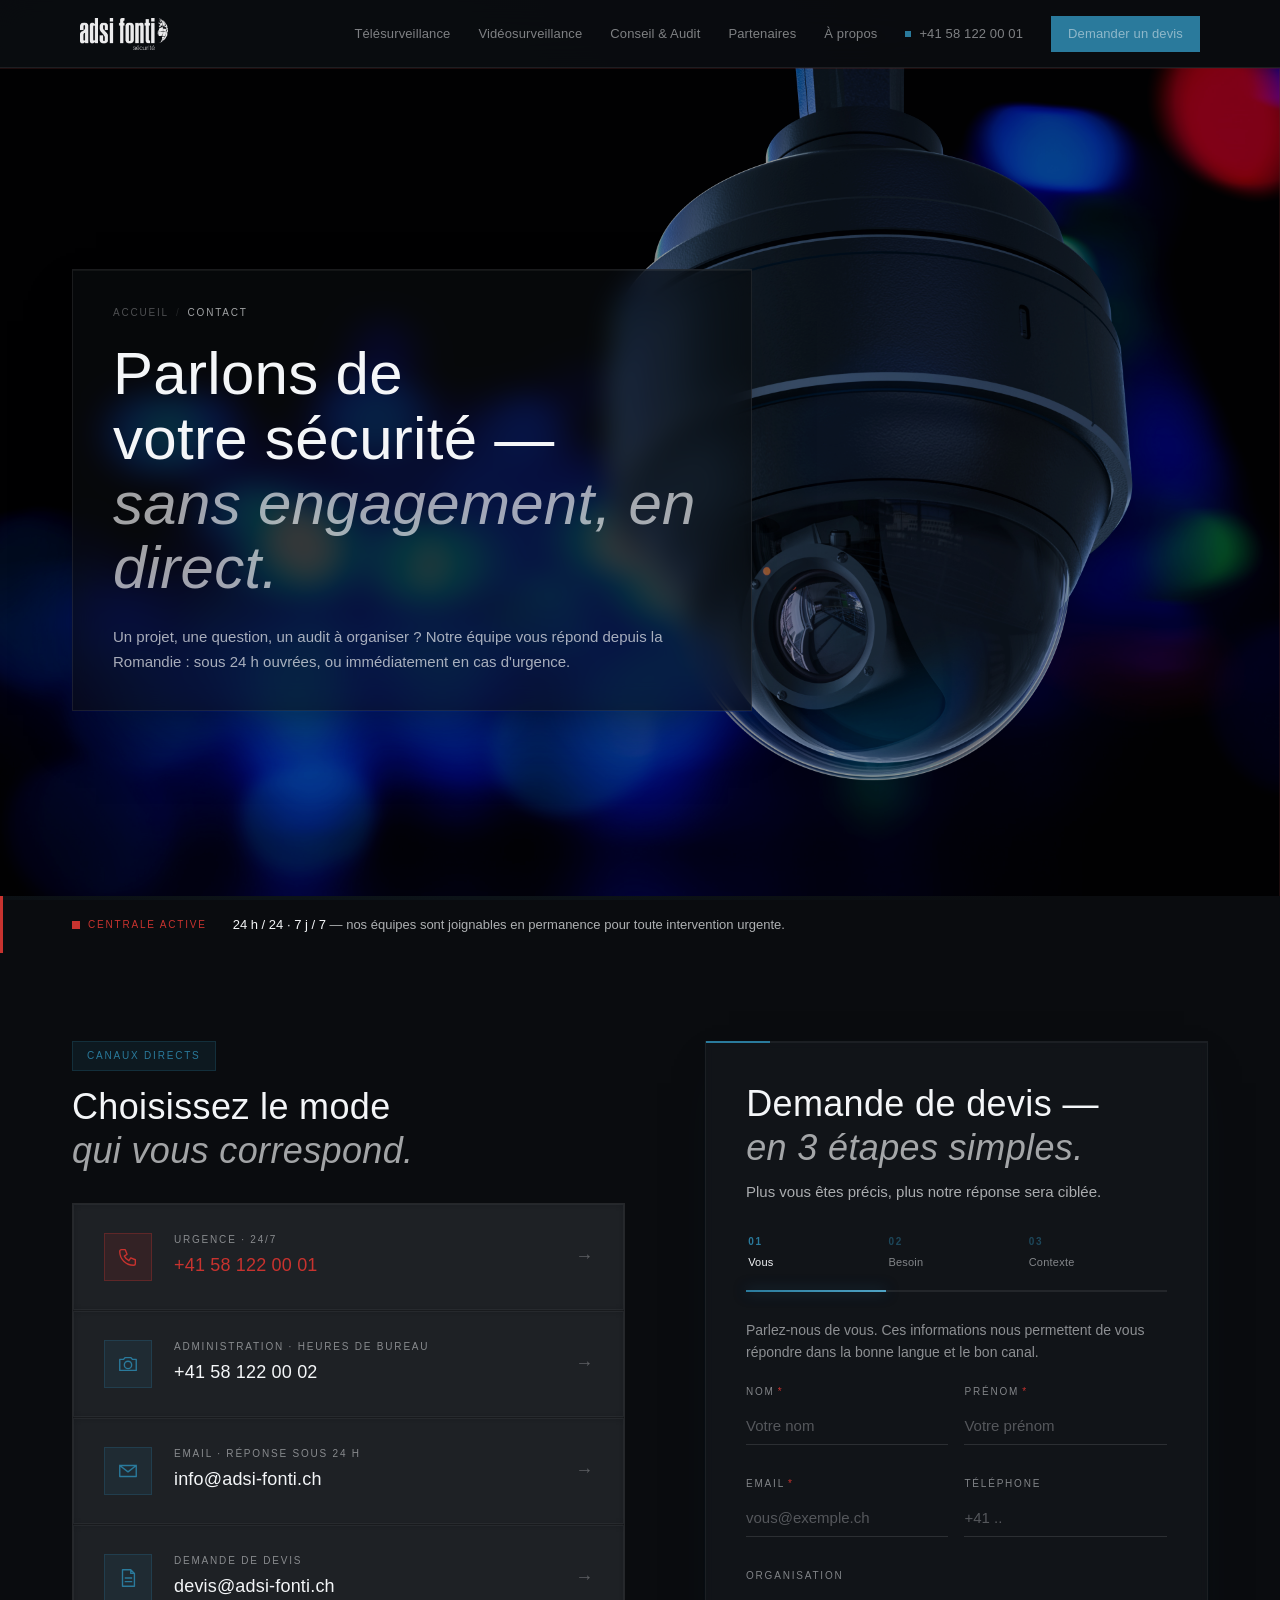
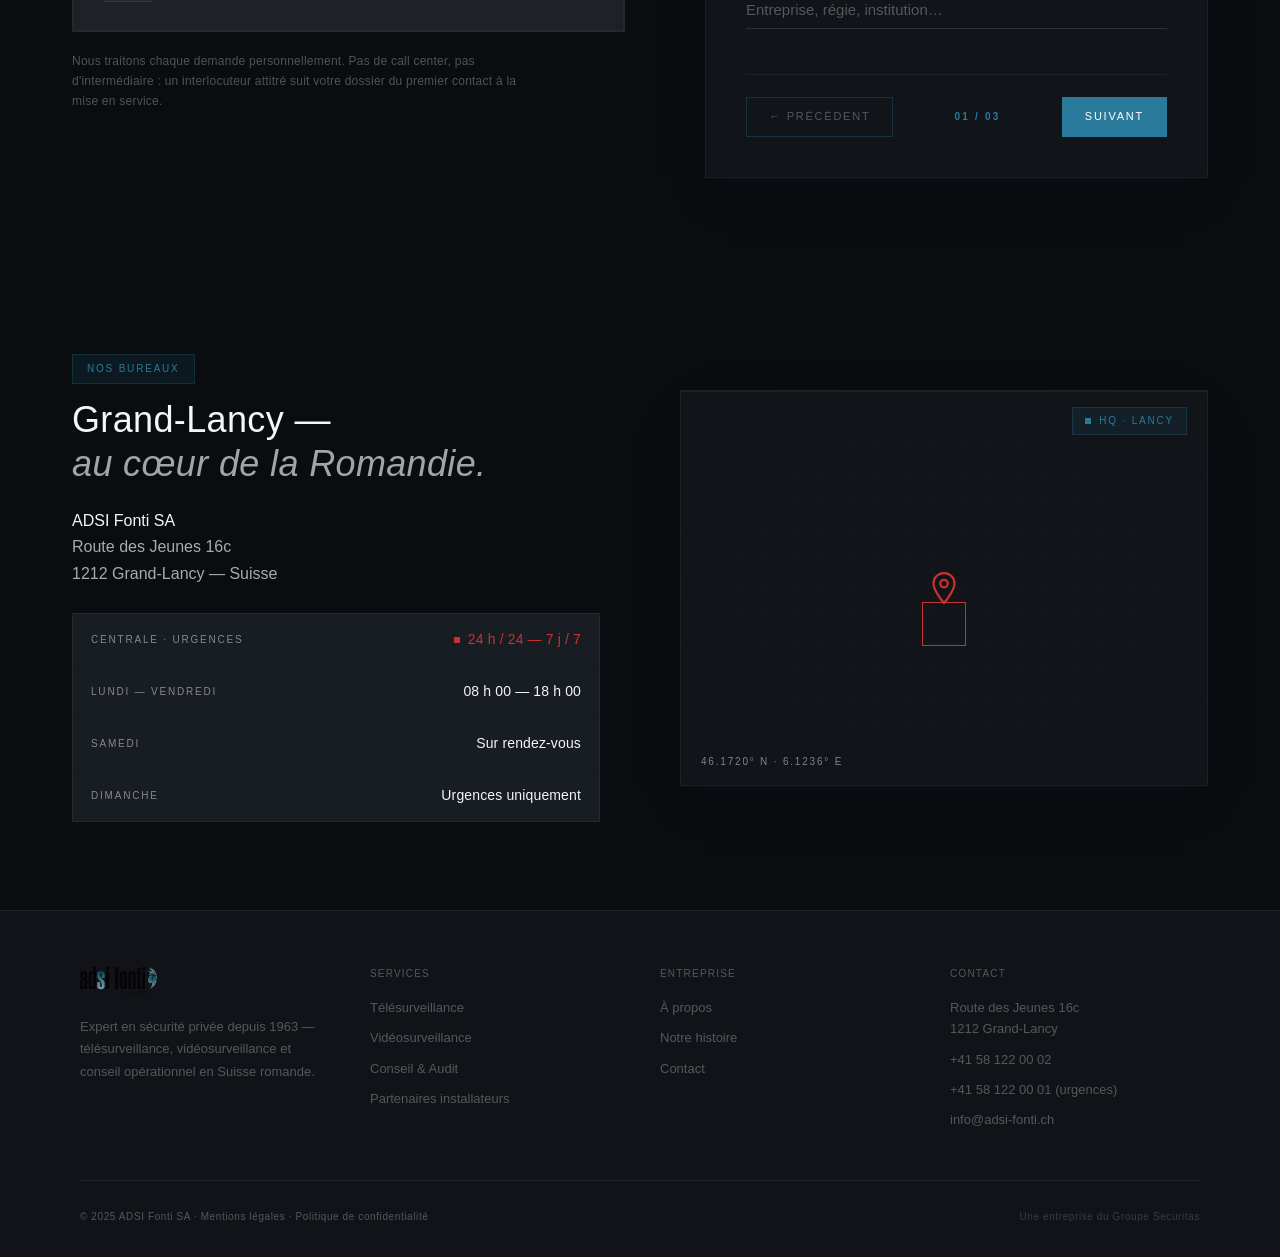
<file: pages/contact.html>
<!DOCTYPE html>
<html lang="fr">
<head>
  <base href="/"><script id="adsi-base-fix">(function(){var p=location.pathname;if(p.indexOf('/adsi/')===0)document.getElementsByTagName('base')[0].href='/adsi/';})();</script>
  <meta charset="UTF-8">
  <meta name="viewport" content="width=device-width, initial-scale=1.0, viewport-fit=cover">
  <meta name="theme-color" content="#0A0C0F">
  <title>Contact — ADSI Fonti SA</title>
  <link rel="canonical" href="https://adsi-fonti.ch/pages/contact.html">

  <!-- SEO -->
  <meta name="description" content="ADSI Fonti SA — expert en sécurité privée depuis 1963. Télésurveillance, vidéosurveillance, conseil et audit en Suisse romande.">
  <meta property="og:title" content="Contact — ADSI Fonti SA">
  <meta property="og:image" content="assets/logo-adsi.png">
  <meta property="og:type" content="website">

  <!-- Favicon -->
  <link rel="icon" type="image/png" href="assets/logo-adsi.png">

  <!-- Police web : General Sans (Fontshare) -->
  <link rel="preconnect" href="https://api.fontshare.com">
  <link href="https://api.fontshare.com/v2/css?f[]=general-sans@300,400,500,600&display=swap" rel="stylesheet">

  <!-- Feuilles de styles -->
  <link rel="stylesheet" href="styles/main.css">
  <link rel="stylesheet" href="styles/pages/contact.css">
  <link rel="stylesheet" href="styles/enhance.css">
  <link rel="stylesheet" href="styles/mobile.css">
  <link rel="stylesheet" href="styles/responsive.css">
</head>
<body class="page-contact" data-page="contact">
<a href="#main" class="skip-link">Aller au contenu</a>

<div data-include="nav"></div>
<main id="main">

<!-- HERO -->
<div class="page-hero fade-in"><img class="hero-bg" src="assets/bannieres/contact.jpg" decoding="async" alt="Contact ADSI Fonti - centrale de sécurité romande" fetchpriority="high" >
  <div class="hero-inner">
    <div>
      <div class="breadcrumb"><a href="index.html">Accueil</a><span>/</span><span style="color:rgba(244,246,248,0.65)">Contact</span></div>
      <h1 class="hero-h1">Parlons de votre sécurité —<br><em>sans engagement, en direct.</em></h1>
      <p class="hero-sub">Un projet, une question, un audit à organiser ? Notre équipe vous répond depuis la Romandie : sous 24 h ouvrées, ou immédiatement en cas d'urgence.</p>
    </div>
  </div>
</div>

<!-- LIVE STRIPE -->
<div class="live-stripe">
 <div class="live-inner">
 <span class="live-rec">CENTRALE ACTIVE</span>
 <span class="live-msg"><strong>24 h / 24 · 7 j / 7</strong> — nos équipes sont joignables en permanence pour toute intervention urgente.</span>
 </div>
</div>

<!-- CONTACT — channels + form -->
<section class="contact-section">
 <div class="wrap">
 <div class="contact-grid">

 <!-- LEFT — Channels -->
 <div class="step-reveal">
 <div class="office-label">Canaux directs</div>
 <h2 class="office-h2" style="margin-bottom:30px">Choisissez le mode<br><em>qui vous correspond.</em></h2>

 <div class="channels">
 <a href="tel:+41581220001" class="ch-item urgent">
 <div class="ch-ico"><svg viewBox="0 0 24 24" fill="none" stroke="currentColor" stroke-width="1.5" stroke-linecap="round" stroke-linejoin="round"><path d="M5 4h4l2 5-3 2a11 11 0 0 0 5 5l2-3 5 2v4a2 2 0 0 1-2 2A15 15 0 0 1 3 6a2 2 0 0 1 2-2z"/></svg></div>
 <div>
 <div class="ch-label">Urgence · 24/7</div>
 <div class="ch-value">+41 58 122 00 01</div>
 </div>
 <span class="ch-arrow">→</span>
 </a>
 <a href="tel:+41581220002" class="ch-item">
 <div class="ch-ico"><svg viewBox="0 0 24 24" fill="none" stroke="currentColor" stroke-width="1.5" stroke-linecap="round" stroke-linejoin="round"><path d="M3 7h4l2-2h6l2 2h4v12H3V7z"/><circle cx="12" cy="13" r="4"/></svg></div>
 <div>
 <div class="ch-label">Administration · heures de bureau</div>
 <div class="ch-value">+41 58 122 00 02</div>
 </div>
 <span class="ch-arrow">→</span>
 </a>
 <a href="mailto:info@adsi-fonti.ch" class="ch-item">
 <div class="ch-ico"><svg viewBox="0 0 24 24" fill="none" stroke="currentColor" stroke-width="1.5" stroke-linecap="round" stroke-linejoin="round"><path d="M3 6h18v12H3zM3 6l9 7 9-7"/></svg></div>
 <div>
 <div class="ch-label">Email · réponse sous 24 h</div>
 <div class="ch-value">info@adsi-fonti.ch</div>
 </div>
 <span class="ch-arrow">→</span>
 </a>
 <a href="mailto:devis@adsi-fonti.ch" class="ch-item">
 <div class="ch-ico"><svg viewBox="0 0 24 24" fill="none" stroke="currentColor" stroke-width="1.5" stroke-linecap="round" stroke-linejoin="round"><path d="M6 3h9l4 4v14H6zM15 3v4h4M9 12h7M9 16h7"/></svg></div>
 <div>
 <div class="ch-label">Demande de devis</div>
 <div class="ch-value">devis@adsi-fonti.ch</div>
 </div>
 <span class="ch-arrow">→</span>
 </a>
 </div>

 <p class="ch-meta">Nous traitons chaque demande personnellement. Pas de call center, pas d'intermédiaire : un interlocuteur attitré suit votre dossier du premier contact à la mise en service.</p>
 </div>

 <!-- RIGHT — Stepper form -->
 <div class="form-box step-reveal" id="quote-form">
 <h3 class="form-title">Demande de devis —<br><em>en 3 étapes simples.</em></h3>
 <p class="form-sub">Plus vous êtes précis, plus notre réponse sera ciblée.</p>

 <!-- Progress -->
 <div class="stepper-progress" aria-hidden="true">
 <div class="progress-step is-active" data-step="1"><span class="step-num">01</span><span class="step-label">Vous</span></div>
 <div class="progress-step" data-step="2"><span class="step-num">02</span><span class="step-label">Besoin</span></div>
 <div class="progress-step" data-step="3"><span class="step-num">03</span><span class="step-label">Contexte</span></div>
 <div class="progress-bar"><span class="progress-bar-fill" style="width:0%"></span></div>
 </div>

 <form action="#" method="post" id="quoteForm" novalidate>
 <!-- STEP 1 -->
 <fieldset class="stepper-panel is-active" data-panel="1">
 <legend class="visually-hidden">Vos coordonnées</legend>
 <p class="stepper-intro">Parlez-nous de vous. Ces informations nous permettent de vous répondre dans la bonne langue et le bon canal.</p>
 <div class="form-row">
 <div class="form-group">
 <label for="nom">Nom<span class="req">*</span></label>
 <input id="nom" name="nom" type="text" placeholder="Votre nom" required>
 </div>
 <div class="form-group">
 <label for="prenom">Prénom<span class="req">*</span></label>
 <input id="prenom" name="prenom" type="text" placeholder="Votre prénom" required>
 </div>
 </div>
 <div class="form-row">
 <div class="form-group">
 <label for="email">Email<span class="req">*</span></label>
 <input id="email" name="email" type="email" placeholder="vous@exemple.ch" required>
 </div>
 <div class="form-group">
 <label for="tel">Téléphone</label>
 <input id="tel" name="tel" type="tel" placeholder="+41 ..">
 </div>
 </div>
 <div class="form-group full">
 <label for="org">Organisation</label>
 <input id="org" name="org" type="text" placeholder="Entreprise, régie, institution…">
 </div>
 </fieldset>

 <!-- STEP 2 -->
 <fieldset class="stepper-panel" data-panel="2">
 <legend class="visually-hidden">Nature du besoin</legend>
 <p class="stepper-intro">De quoi avez-vous besoin ? Sélectionnez un domaine ; nous affinerons ensemble à l'étape suivante.</p>
 <div class="form-group full">
 <label>Domaine<span class="req">*</span></label>
 <div class="choice-grid">
 <label class="choice"><input type="radio" name="sujet" value="Télésurveillance" required><span>Télésurveillance</span></label>
 <label class="choice"><input type="radio" name="sujet" value="Vidéosurveillance & IA"><span>Vidéosurveillance & IA</span></label>
 <label class="choice"><input type="radio" name="sujet" value="Conseil & audit"><span>Conseil & audit</span></label>
 <label class="choice"><input type="radio" name="sujet" value="Partenariat réseau"><span>Partenariat réseau</span></label>
 <label class="choice is-urgent"><input type="radio" name="sujet" value="Intervention urgente"><span>Intervention urgente</span></label>
 <label class="choice"><input type="radio" name="sujet" value="Autre"><span>Autre / indécis</span></label>
 </div>
 </div>
 <div class="form-row">
 <div class="form-group">
 <label for="site-type">Type de site</label>
 <select id="site-type" name="site-type">
 <option value="">— Sélectionner —</option>
 <option>Particulier · résidentiel</option>
 <option>Entreprise · bureaux</option>
 <option>Site industriel · logistique</option>
 <option>Commerce · boutique</option>
 <option>Collectivité · institution</option>
 <option>Chantier · site temporaire</option>
 </select>
 </div>
 <div class="form-group">
 <label for="delai">Délai souhaité</label>
 <select id="delai" name="delai">
 <option value="">— Sélectionner —</option>
 <option>Urgent · sous 7 jours</option>
 <option>Sous 1 mois</option>
 <option>Sous 3 mois</option>
 <option>Pas de délai fixé</option>
 </select>
 </div>
 </div>
 </fieldset>

 <!-- STEP 3 -->
 <fieldset class="stepper-panel" data-panel="3">
 <legend class="visually-hidden">Contexte et message</legend>
 <p class="stepper-intro">Dernier détail : décrivez votre contexte pour que nous préparions une réponse pertinente.</p>
 <div class="form-group full">
 <label for="msg">Message<span class="req">*</span></label>
 <textarea id="msg" name="msg" placeholder="Contexte, site, contraintes, référence à un incident récent, budget indicatif…" required></textarea>
 </div>
 <label class="form-consent">
 <input type="checkbox" name="consent" required>
 <span>J'accepte que les informations transmises soient utilisées uniquement pour répondre à ma demande, conformément à la politique de confidentialité d'ADSI Fonti SA.</span>
 </label>

 <div class="stepper-summary" aria-live="polite"></div>
 </fieldset>

 <div class="form-msg" id="formMsg" role="alert"></div>

 <!-- Navigation -->
 <div class="stepper-nav">
 <button type="button" class="stepper-btn is-ghost" id="prevBtn" disabled>← Précédent</button>
 <div class="stepper-counter"><span id="stepCurrent">01</span> / <span>03</span></div>
 <button type="button" class="stepper-btn is-primary" id="nextBtn">Suivant</button>
 <button type="submit" class="stepper-btn is-primary" id="submitBtn" style="display:none">Envoyer la demande</button>
 </div>
 </form>
 </div>

 </div>
 </div>
</section>

<!-- OFFICE -->
<section class="office-section">
 <div class="wrap">
 <div class="office-inner">
 <div class="step-reveal">
 <div class="office-label">Nos bureaux</div>
 <h2 class="office-h2">Grand-Lancy —<br><em>au cœur de la Romandie.</em></h2>
 <p class="office-addr">
 <strong>ADSI Fonti SA</strong><br>
 Route des Jeunes 16c<br>
 1212 Grand-Lancy — Suisse
 </p>

 <div class="office-hours">
 <div class="hr-row is-24">
 <span class="hr-day">Centrale · Urgences</span>
 <span class="hr-val">24 h / 24 — 7 j / 7</span>
 </div>
 <div class="hr-row">
 <span class="hr-day">Lundi — Vendredi</span>
 <span class="hr-val">08 h 00 — 18 h 00</span>
 </div>
 <div class="hr-row">
 <span class="hr-day">Samedi</span>
 <span class="hr-val">Sur rendez-vous</span>
 </div>
 <div class="hr-row">
 <span class="hr-day">Dimanche</span>
 <span class="hr-val">Urgences uniquement</span>
 </div>
 </div>
 </div>

 <div class="map-card step-reveal">
 <span class="map-tag"><span class="pdot" style="background:var(--red)"></span>HQ · LANCY</span>
 <span class="map-coord">46.1720° N · 6.1236° E</span>
 <div class="map-pin">
 <svg viewBox="0 0 24 24" fill="none" stroke="currentColor" stroke-width="1.5" stroke-linecap="round" stroke-linejoin="round"><path d="M12 2a7 7 0 0 0-7 7c0 5 7 13 7 13s7-8 7-13a7 7 0 0 0-7-7z"/><circle cx="12" cy="9" r="2.5"/></svg>
 </div>
 </div>
 </div>
 </div>
</section>

<!-- FOOTER -->
</main>
<div data-include="footer"></div>

<script>
(function(){
 var els = document.querySelectorAll('.step-reveal, .txt-reveal, section p, section li, .hero-h1, .hero-sub, .office-h2, .office-addr, .hr-row');
 var seen = new WeakSet();
 els.forEach(function(el, idx){
 if (seen.has(el)) return;
 seen.add(el);
 if (!el.classList.contains('step-reveal')) el.classList.add('txt-reveal');
 var parent = el.parentElement;
 if (parent) {
 var sibs = Array.prototype.filter.call(parent.children, function(c){ return c.matches && (c.classList.contains('step-reveal') || c.classList.contains('txt-reveal') || c.tagName === el.tagName); });
 var pos = sibs.indexOf(el);
 el.style.transitionDelay = (Math.max(0, pos) * 110) + 'ms';
 }
 });
 if (!('IntersectionObserver' in window)) { els.forEach(function(el){ el.classList.add('in-view'); }); return; }
 var io = new IntersectionObserver(function(entries){
 entries.forEach(function(e){
 if (e.isIntersecting) { e.target.classList.add('in-view'); io.unobserve(e.target); }
 });
 }, { rootMargin: '-6% 0px -4% 0px', threshold: 0.08 });
 els.forEach(function(el){ io.observe(el); });
})();

// ── STEPPER CONTROLLER ──
(function(){
 var form = document.getElementById('quoteForm');
 if (!form) return;
 var panels = form.querySelectorAll('.stepper-panel');
 var steps = document.querySelectorAll('.progress-step');
 var fill = document.querySelector('.progress-bar-fill');
 var prev = document.getElementById('prevBtn');
 var next = document.getElementById('nextBtn');
 var submit = document.getElementById('submitBtn');
 var counter= document.getElementById('stepCurrent');
 var msg = document.getElementById('formMsg');
 var summary= form.querySelector('.stepper-summary');
 var current = 0;

 function show(i){
 panels.forEach(function(p, idx){ p.classList.toggle('is-active', idx === i); });
 steps.forEach(function(s, idx){
 s.classList.toggle('is-active', idx === i);
 s.classList.toggle('is-done', idx < i);
 });
 fill.style.width = ((i+1) / panels.length * 100) + '%';
 counter.textContent = String(i+1).padStart(2, '0');
 prev.disabled = i === 0;
 var isLast = i === panels.length - 1;
 next.style.display = isLast ? 'none' : 'inline-flex';
 submit.style.display = isLast ? 'inline-flex' : 'none';
 if (isLast) buildSummary();
 msg.className = 'form-msg';
 msg.textContent = '';
 panels[i].scrollIntoView({behavior:'smooth', block:'nearest'});
 }

 function validate(i){
 var panel = panels[i];
 var fields = panel.querySelectorAll('input[required], select[required], textarea[required]');
 var ok = true;
 fields.forEach(function(f){
 var group = f.closest('.form-group') || f.closest('.choice') || f;
 group.classList.remove('has-error');
 var isRadio = f.type === 'radio';
 var isChecked = isRadio ? !!panel.querySelector('input[name="'+f.name+'"]:checked') : f.checkValidity() && f.value.trim() !== '';
 if (!isChecked) {
 ok = false;
 if (group.classList) group.classList.add('has-error');
 }
 });
 if (!ok) {
 msg.className = 'form-msg is-error';
 msg.textContent = 'Merci de compléter les champs requis avant de continuer.';
 }
 return ok;
 }

 function buildSummary(){
 if (!summary) return;
 var d = new FormData(form);
 var nom = (d.get('prenom')||'') + ' ' + (d.get('nom')||'');
 var email = d.get('email') || '—';
 var sujet = d.get('sujet') || '—';
 var site = d.get('site-type') || '';
 var delai = d.get('delai') || '';
 var html = '<strong>Récapitulatif</strong><br>' +
 'Contact : ' + nom.trim() + ' · ' + email + '<br>' +
 'Domaine : ' + sujet +
 (site ? ' — ' + site : '') +
 (delai ? ' · ' + delai : '');
 summary.innerHTML = html;
 summary.classList.add('is-visible');
 }

 next.addEventListener('click', function(){
 if (!validate(current)) return;
 if (current < panels.length - 1) { current++; show(current); }
 });
 prev.addEventListener('click', function(){
 if (current > 0) { current--; show(current); }
 });

 form.addEventListener('submit', function(e){
 e.preventDefault();
 if (!validate(current)) return;
 msg.className = 'form-msg is-success';
 msg.innerHTML = '<strong>Demande envoyée.</strong> Nous revenons vers vous sous 24 h ouvrées.';
 submit.disabled = true;
 submit.textContent = 'Envoyée ✓';
 });

 // Clear error as user corrects
 form.addEventListener('input', function(e){
 var g = e.target.closest('.form-group, .choice');
 if (g) g.classList.remove('has-error');
 });
 form.addEventListener('change', function(e){
 var g = e.target.closest('.form-group, .choice');
 if (g) g.classList.remove('has-error');
 });

 show(0);
})();
</script>


<script>
// Live fullscreen HUD: date + time + status annotation
(function(){
  document.querySelectorAll('.pano-hud').forEach(function(hud){
    if (hud.querySelector('.pano-live-hud')) return;
    var box = document.createElement('div');
    box.className = 'pano-live-hud';
    box.setAttribute('aria-hidden','true');
    box.innerHTML =
      '<div class="plh-row"><span>Date</span><strong class="plh-date">—</strong></div>' +
      '<div class="plh-row"><span>Heure UTC+1</span><strong class="plh-time">—</strong></div>' +
      '<div class="plh-status">Surveillance active — aucune anomalie à signaler</div>';
    hud.appendChild(box);
  });

  var dateEls = document.querySelectorAll('.plh-date');
  var timeEls = document.querySelectorAll('.plh-time');
  function pad(n){ return String(n).padStart(2, '0'); }
  function tick(){
    var d = new Date();
    var date = pad(d.getDate()) + '.' + pad(d.getMonth()+1) + '.' + d.getFullYear();
    var time = pad(d.getHours()) + ':' + pad(d.getMinutes()) + ':' + pad(d.getSeconds());
    dateEls.forEach(function(el){ el.textContent = date; });
    timeEls.forEach(function(el){ el.textContent = time; });
  }
  tick();
  setInterval(tick, 1000);
})();
</script>

<script>
// Ensure unique icons per section — fallback icons if duplicate
(function(){
  var FALLBACK = {
    target:      '<circle cx="12" cy="12" r="8.5"/><circle cx="12" cy="12" r="4"/><circle cx="12" cy="12" r="1" fill="currentColor" stroke="none"/>',
    scales:      '<path d="M12 3v18M4 21h16M6 12l4-6 4 6M14 12l4-6 4 6"/>',
    refresh:     '<path d="M4 12a8 8 0 0 1 14-5M20 12a8 8 0 0 1-14 5M18 4v4h-4M6 20v-4h4"/>',
    chat:        '<path d="M4 5h16v11H9l-5 4V5z"/>',
    bell:        '<path d="M6 16V10a6 6 0 0 1 12 0v6l2 2H4zM10 20a2 2 0 0 0 4 0"/>',
    camera:      '<path d="M3 7h4l2-2h6l2 2h4v12H3V7z"/><circle cx="12" cy="13" r="3.5"/>',
    satellite:   '<circle cx="12" cy="12" r="2"/><path d="M12 4v4M12 16v4M4 12h4M16 12h4"/>',
    columns:     '<path d="M3 20h18M4 20V8l8-4 8 4v12M8 20V11M12 20V11M16 20V11"/>',
    gear:        '<circle cx="12" cy="12" r="3"/><path d="M12 2v3M12 19v3M2 12h3M19 12h3"/>',
    document:    '<path d="M6 3h9l4 4v14H6zM15 3v4h4M9 12h6M9 16h6"/>',
    headset:     '<path d="M4 13a8 8 0 0 1 16 0v5h-3v-5M7 18v-5H4v5h3z"/>',
    clipboard:   '<path d="M9 4h6v3H9zM7 4h2v3H7v14h10V7h-2V4M10 12h4M10 16h4"/>',
    phone:       '<path d="M5 4h4l2 5-3 2a11 11 0 0 0 5 5l2-3 5 2v4a2 2 0 0 1-2 2A15 15 0 0 1 3 6a2 2 0 0 1 2-2z"/>',
    chart:       '<path d="M4 20V4M4 20h16M8 20v-6M12 20V10M16 20v-9"/>',
    envelope:    '<path d="M3 6h18v12H3zM3 6l9 7 9-7"/>',
    pin:         '<path d="M12 2a7 7 0 0 0-7 7c0 5 7 13 7 13s7-8 7-13a7 7 0 0 0-7-7z"/><circle cx="12" cy="9" r="2"/>',
    ruler:       '<path d="M3 17l14-14 4 4-14 14zM7 9l2 2M11 5l2 2"/>',
    car:         '<path d="M4 16h16v-3l-2-5H6l-2 5v3zM4 16v3h3v-3M17 16v3h3v-3"/>',
    brain:       '<path d="M9 4a3 3 0 0 0-3 3v1a3 3 0 0 0 0 6v1a3 3 0 0 0 3 3M15 4a3 3 0 0 1 3 3v1a3 3 0 0 1 0 6v1a3 3 0 0 1-3 3M9 4h6"/>',
    archive:     '<path d="M3 6h18v4H3zM5 10v11h14V10M10 14h4"/>',
    moon:        '<path d="M20 14A8 8 0 1 1 10 4a7 7 0 0 0 10 10z"/>',
    lock:        '<path d="M6 11h12v10H6zM9 11V7a3 3 0 0 1 6 0v4"/>',
    search:      '<circle cx="11" cy="11" r="7"/><path d="M16 16l5 5"/>',
    house:       '<path d="M3 12l9-8 9 8v9H3zM9 21v-7h6v7"/>',
    mobile:      '<path d="M7 3h10v18H7zM12 18h.01"/>',
    link:        '<path d="M10 14a4 4 0 0 0 5 0l3-3a4 4 0 0 0-5-5l-1 1M14 10a4 4 0 0 0-5 0l-3 3a4 4 0 0 0 5 5l1-1"/>',
    people:      '<circle cx="9" cy="8" r="3"/><path d="M3 20c0-3 3-5 6-5s6 2 6 5"/>',
    mic:         '<path d="M12 3a3 3 0 0 0-3 3v6a3 3 0 0 0 6 0V6a3 3 0 0 0-3-3zM6 11v1a6 6 0 0 0 12 0v-1"/>',
    shuffle:     '<path d="M3 6h5l7 12h6M3 18h5l3-5M18 6h3v3M18 18h3v-3"/>',
    battery:     '<path d="M3 8h15v8H3zM18 10h3v4h-3"/>',
    bolt:        '<path d="M13 2L4 14h6l-1 8 9-12h-6l1-8z"/>',
    handshake:   '<path d="M3 12l4-4 4 4-2 2-4-4-2 2zM11 10l3-3 4 4-3 3"/>',
    eye:         '<path d="M2 12s4-7 10-7 10 7 10 7-4 7-10 7-10-7-10-7z"/><circle cx="12" cy="12" r="3"/>',
    shield:      '<path d="M12 3l8 3v6c0 5-4 8-8 9-4-1-8-4-8-9V6z"/>',
    clock:       '<circle cx="12" cy="12" r="9"/><path d="M12 7v5l3 2"/>',
    layers:      '<path d="M12 3l9 5-9 5-9-5zM3 13l9 5 9-5M3 18l9 5 9-5"/>',
    check:       '<path d="M4 12l5 5 11-11"/>',
    globe:       '<circle cx="12" cy="12" r="9"/><path d="M3 12h18M12 3a14 14 0 0 1 0 18"/>',
    alert:       '<path d="M12 3l10 18H2zM12 10v5M12 17v.01"/>',
    database:    '<path d="M4 6a8 3 0 1 0 16 0A8 3 0 1 0 4 6v12a8 3 0 0 0 16 0V6M4 12a8 3 0 0 0 16 0"/>',
    'default':   '<path d="M4 4h16v16H4z"/><path d="M8 12h8"/>'
  };
  var order = Object.keys(FALLBACK);

  // Group icons by closest <section> (or body)
  var groups = new Map();
  document.querySelectorAll('.icon-uniform').forEach(function(el){
    var parent = el.closest('section') || el.closest('.wrap') || document.body;
    if (!groups.has(parent)) groups.set(parent, []);
    groups.get(parent).push(el);
  });

  groups.forEach(function(els){
    var used = new Set();
    els.forEach(function(el){
      var key = el.getAttribute('data-icon') || 'default';
      if (used.has(key)) {
        // pick first unused key
        for (var i = 0; i < order.length; i++) {
          if (!used.has(order[i])) { key = order[i]; break; }
        }
      }
      used.add(key);
      el.setAttribute('data-icon', key);
      var svg = el.querySelector('svg');
      if (svg && FALLBACK[key]) {
        svg.innerHTML = FALLBACK[key];
        svg.setAttribute('stroke-linejoin','round');
        svg.setAttribute('stroke-linecap','round');
      }
    });
  });
})();
</script>
<script>
// Explicit icon mapping for specific bullet phrases
(function(){
  var ICONS = {
    camera:      '<path d="M3 7h4l2-2h6l2 2h4v12H3V7z"/><circle cx="12" cy="13" r="3.5"/>',
    video:       '<path d="M3 7h12v10H3zM15 10l6-3v10l-6-3"/>',
    rain:        '<path d="M7 14a4 4 0 1 1 .5-7.97A5 5 0 0 1 17 8a3.5 3.5 0 0 1 0 7M8 18l-1 3M12 18l-1 3M16 18l-1 3"/>',
    swapArrows:  '<path d="M7 7h10l-3-3M7 7l3 3M17 17H7l3-3M17 17l-3 3"/>',
    smartphone:  '<path d="M7 3h10v18H7zM12 18h.01"/><path d="M10 5h4"/>',
    microphone:  '<path d="M12 3a3 3 0 0 0-3 3v6a3 3 0 0 0 6 0V6a3 3 0 0 0-3-3z"/><path d="M6 11v1a6 6 0 0 0 12 0v-1M12 18v3M9 21h6"/>',
    waveform:    '<path d="M3 12h2M7 8v8M10 5v14M13 9v6M16 7v10M19 10v4M21 12h.01"/>',
    screw:       '<path d="M10 3h4v5h-4zM10 8l-2 2v2l2 2M14 8l2 2v2l-2 2M10 14h4v7l-2 2-2-2z"/>',
    battery:     '<path d="M3 8h15v8H3zM18 10h3v4h-3M6 11v2M9 11v2M12 11v2"/>',
    walking:     '<circle cx="13" cy="4" r="2"/><path d="M13 7l-3 6 3 2v6M10 13l-3-2M16 11l2 2v6"/>',
    headset:     '<path d="M4 13a8 8 0 0 1 16 0v5h-3v-5M7 18v-5H4v5h3zM20 18v2a2 2 0 0 1-2 2h-4"/>',
    locator:     '<path d="M12 2a7 7 0 0 0-7 7c0 5 7 13 7 13s7-8 7-13a7 7 0 0 0-7-7z"/><circle cx="12" cy="9" r="2.5"/>',
    document:    '<path d="M6 3h9l4 4v14H6zM15 3v4h4M9 12h7M9 16h7"/>',
    person:      '<circle cx="12" cy="8" r="4"/><path d="M4 21c0-4 4-7 8-7s8 3 8 7"/>',
    tree:        '<circle cx="12" cy="4" r="2"/><circle cx="5" cy="20" r="2"/><circle cx="12" cy="20" r="2"/><circle cx="19" cy="20" r="2"/><path d="M12 6v6M5 18V12h14v6"/>',
    alarm:       '<path d="M6 16V10a6 6 0 0 1 12 0v6l2 2H4zM10 20a2 2 0 0 0 4 0M4 6l3-2M20 6l-3-2"/>',
    docCheck:    '<path d="M6 3h9l4 4v14H6zM15 3v4h4"/><path d="M9 14l2 2 4-4"/>',
    target:      '<circle cx="12" cy="12" r="8.5"/><circle cx="12" cy="12" r="4"/><circle cx="12" cy="12" r="1" fill="currentColor" stroke="none"/>',
    orgChart:    '<rect x="9" y="3" width="6" height="4"/><rect x="3" y="17" width="6" height="4"/><rect x="15" y="17" width="6" height="4"/><path d="M12 7v6M6 17v-4h12v4"/>',
    folder:      '<path d="M3 7a2 2 0 0 1 2-2h4l2 2h8a2 2 0 0 1 2 2v9a2 2 0 0 1-2 2H5a2 2 0 0 1-2-2z"/>',
    checkCircle: '<circle cx="12" cy="12" r="9"/><path d="M8 12l3 3 5-6"/>',
    handshake:   '<path d="M4 12l4-4 4 4-2 2-4-4-2 2zM11 10l3-3 4 4-3 3M8 14l2 2 2-2 2 2 2-2M20 10l-4 4"/>',
    shield:      '<path d="M12 3l8 3v6c0 5-4 8-8 9-4-1-8-4-8-9V6z"/>',
    graduation:  '<path d="M2 9l10-5 10 5-10 5zM6 11v5c0 1.5 3 3 6 3s6-1.5 6-3v-5M20 10v5"/>',
    magnifier:   '<circle cx="11" cy="11" r="7"/><path d="M16 16l5 5"/>',
    pencil:      '<path d="M4 20h4L19 9l-4-4L4 16zM13 6l4 4"/>',
    checkCircle: '<circle cx="12" cy="12" r="9"/><path d="M8 12l3 3 5-6"/>',
    ear:         '<path d="M7 8a5 5 0 0 1 10 0c0 3-2 4-4 6s-1 5-4 5-4-2-4-4"/>',
    gear:        '<circle cx="12" cy="12" r="3"/><path d="M12 2v3M12 19v3M2 12h3M19 12h3M4.9 4.9l2.1 2.1M17 17l2.1 2.1M4.9 19.1l2.1-2.1M17 7l2.1-2.1"/>',
    puzzle:      '<path d="M10 4h4v3a2 2 0 0 0 4 0h2v4h-3a2 2 0 0 0 0 4h3v4h-4a2 2 0 0 1-4 0v-2H6v-3a2 2 0 0 0 0-4v-3h4z"/>',
    headset2:    '<path d="M4 13a8 8 0 0 1 16 0v5h-3v-5M7 18v-5H4v5h3zM20 18v2a2 2 0 0 1-2 2h-4"/>',
    checklist:   '<path d="M6 3h9l4 4v14H6zM15 3v4h4M8 11l2 2 4-4M8 16l2 2 4-4"/>',
    ruler:       '<path d="M4 17l13-13 3 3-13 13zM7 10l2 2M10 7l2 2M13 14l2 2M16 11l2 2"/>',
    human:       '<circle cx="12" cy="5" r="2.5"/><path d="M12 7v10M7 20l5-6 5 6M9 12h6"/>',
    clock:       '<circle cx="12" cy="12" r="9"/><path d="M12 7v5l3 2"/>',
    eyeGlass:    '<circle cx="11" cy="11" r="7"/><circle cx="11" cy="11" r="2.5"/><path d="M16 16l5 5"/>',
    cctv:        '<path d="M3 5h14v7H3zM17 8l4-2v8l-4-2M8 12l-3 7M14 12l3 7M6 19h12"/>',
    iotLink:     '<circle cx="6" cy="6" r="3"/><circle cx="18" cy="18" r="3"/><path d="M6 3v3M6 6h3M18 15v3M18 18h-3M8 9l8 8"/>',
    stars3:      '<path d="M6 4l1.2 2.4L10 7l-2 1.8.5 2.6L6 10l-2.5 1.4L4 8.8 2 7l2.8-.6z"/><path d="M18 4l1.2 2.4L22 7l-2 1.8.5 2.6L18 10l-2.5 1.4L16 8.8 14 7l2.8-.6z"/><path d="M12 14l1.2 2.4L16 17l-2 1.8.5 2.6L12 20l-2.5 1.4L10 18.8 8 17l2.8-.6z"/>',
    bulb:        '<path d="M12 3a6 6 0 0 0-4 10.5V16h8v-2.5A6 6 0 0 0 12 3zM9 19h6M10 22h4"/>',
    badge:       '<path d="M12 2l3 3h5v5l3 3-3 3v5h-5l-3 3-3-3H4v-5l-3-3 3-3V5h5z"/><circle cx="12" cy="12" r="3"/>',
    wallet:      '<path d="M3 7a2 2 0 0 1 2-2h12v4H21v10a2 2 0 0 1-2 2H5a2 2 0 0 1-2-2z"/><circle cx="17" cy="14" r="1.2" fill="currentColor"/>',
    brokenLink:  '<path d="M9 7l-2 2a4 4 0 0 0 0 5M15 17l2-2a4 4 0 0 0 0-5M8 12l-2-2M16 12l2 2M10 14l-1 2M14 10l1-2"/>',
    personHeadset: '<circle cx="12" cy="8" r="3.5"/><path d="M5 21c0-4 3-7 7-7s7 3 7 7"/><path d="M7 10a5 5 0 0 1 10 0M6 11h2v3H6zM16 11h2v3h-2z"/>',
    thumbUp:     '<path d="M7 21V10l5-7 1 1a2 2 0 0 1 .5 1.5L13 9h6a2 2 0 0 1 2 2l-2 8a2 2 0 0 1-2 2zM3 10h4v11H3z"/>',
    calendar:    '<rect x="3" y="5" width="18" height="16" rx="1"/><path d="M3 9h18M8 3v4M16 3v4M7 13h2M12 13h2M17 13h2M7 17h2M12 17h2"/>',
    network:     '<circle cx="4" cy="4" r="2"/><circle cx="20" cy="4" r="2"/><circle cx="12" cy="20" r="2"/><path d="M4 6l8 12M20 6l-8 12"/>',
    flag:        '<path d="M5 3v18M5 4h12l-3 4 3 4H5"/>',
    heart:       '<path d="M12 21C7 17 3 13.5 3 9.5A4.5 4.5 0 0 1 12 7a4.5 4.5 0 0 1 9 2.5c0 4-4 7.5-9 11.5z"/>',
    bookOpen:    '<path d="M12 4c-2-1-5-1-8 0v15c3-1 6-1 8 0 2-1 5-1 8 0V4c-3-1-6-1-8 0zM12 4v15"/>',
    award:       '<circle cx="12" cy="9" r="6"/><path d="M9 14l-2 7 5-3 5 3-2-7"/>',
    refresh2:    '<path d="M4 12a8 8 0 0 1 14-5M20 12a8 8 0 0 1-14 5M18 4v4h-4M6 20v-4h4"/>',
    briefcase:   '<rect x="3" y="7" width="18" height="13" rx="1"/><path d="M9 7V5a2 2 0 0 1 2-2h2a2 2 0 0 1 2 2v2M3 13h18"/>',
    zap:         '<path d="M13 2L4 14h6l-1 8 9-12h-6l1-8z"/>',
    rotate:      '<path d="M4 12a8 8 0 0 1 14-5M20 12a8 8 0 0 1-14 5M18 4v4h-4M6 20v-4h4"/>',
    diagram:     '<path d="M4 20V4M4 20h16M7 16l3-5 4 3 6-8"/><circle cx="10" cy="11" r="1" fill="currentColor"/><circle cx="14" cy="14" r="1" fill="currentColor"/>',
    moon:        '<path d="M20 14A8 8 0 1 1 10 4a7 7 0 0 0 10 10z"/>',
    building:    '<path d="M4 21V6a1 1 0 0 1 1-1h8a1 1 0 0 1 1 1v15M14 12h5a1 1 0 0 1 1 1v8M8 10h2M8 14h2M8 18h2M17 16h.01M17 19h.01"/>',
    sensor:      '<circle cx="12" cy="12" r="2"/><path d="M8 12a4 4 0 0 1 8 0M6 12a6 6 0 0 1 12 0M4 12a8 8 0 0 1 16 0"/>',
    checkCircle2:'<circle cx="12" cy="12" r="9"/><path d="M8 12l3 3 5-6"/>',
    badge:       '<path d="M12 2l3 3h5v5l3 3-3 3v5h-5l-3 3-3-3H4v-5l-3-3 3-3V5h5z"/><circle cx="12" cy="12" r="3"/>',
    gyro:        '<path d="M8 11h8v-3a4 4 0 0 0-8 0zM6 11h12v3H6zM10 14v4M14 14v4M4 8l-2-2M20 8l2-2"/>',
    hand:        '<path d="M9 11V4a1.5 1.5 0 0 1 3 0v7M12 11V3a1.5 1.5 0 0 1 3 0v8M15 11V5a1.5 1.5 0 0 1 3 0v11a6 6 0 0 1-6 6h-2a4 4 0 0 1-3-1L4 16"/>',
    keyfob:      '<rect x="6" y="4" width="12" height="12" rx="2"/><circle cx="12" cy="10" r="2"/><path d="M12 16v5M10 19h4"/>',
    lightning:   '<path d="M13 2L4 14h6l-1 8 9-12h-6l1-8z"/>',
    door:        '<path d="M6 21V4a1 1 0 0 1 1-1h10a1 1 0 0 1 1 1v17M4 21h16M15 12h.01"/>',
    trackPath:   '<circle cx="4" cy="6" r="1.5"/><circle cx="10" cy="11" r="1.5"/><circle cx="15" cy="8" r="1.5"/><circle cx="20" cy="14" r="1.5"/><circle cx="7" cy="19" r="1.5"/><path d="M5 7l4 3M11 10l3-2M16 9l3 4M19 15l-11 3"/>',
    mask:        '<path d="M5 9a7 7 0 0 1 14 0c0 3-2 6-7 9-5-3-7-6-7-9zM8 11h3M13 11h3M9 14h6"/>',
    door2:       '<rect x="5" y="3" width="14" height="18" rx="1"/><circle cx="15" cy="12" r="1"/>',
    wrench:      '<path d="M14 7a4 4 0 1 0-3 7l-7 7 3 3 7-7a4 4 0 0 0 3-7l-3 3-3-3 3-3z"/>',
    snowflake:   '<path d="M12 2v20M2 12h20M5 5l14 14M19 5L5 19M8 4l4 2 4-2M8 20l4-2 4 2M4 8l2 4-2 4M20 8l-2 4 2 4"/>',
    diamond:     '<path d="M6 3h12l3 6-9 12L3 9z"/><path d="M6 3l3 6M18 3l-3 6M3 9h18M12 21l-3-12M12 21l3-12"/>',
    beacon:      '<path d="M12 2v2M12 20v2M4 12H2M22 12h-2M6 6L4 4M18 6l2-2M6 18l-2 2M18 18l2 2"/><circle cx="12" cy="12" r="4"/>',
    eye:         '<path d="M2 12s4-7 10-7 10 7 10 7-4 7-10 7-10-7-10-7z"/><circle cx="12" cy="12" r="3"/>'
  };

  var MAP = [
    ['positionnement avant le matériel', 'target'],
    ['intégration avec la télésurveillance', 'video'],
    ['adaptées aux environnements difficiles', 'rain'],
    ['couplage avec le contrôle d\u2019accès', 'swapArrows'],
    ['couplage avec le contrôle d\'accès', 'swapArrows'],
    ['accès distant depuis votre smartphone', 'smartphone'],
    ['analyse audio', 'microphone'],
    ['flux audio indépendant', 'waveform'],
    ['vidéosurveillance mobile sur mâts', 'screw'],
    ['alimentation autonome ou provisoire', 'battery'],
    ['périmétrage par détection de mouvement', 'walking'],
    ['télésurveillance active avec intervention', 'headset'],
    ['cartographie des zones à couvrir', 'locator'],
    ['rapport d\u2019audit avec recommandations', 'document'],
    ['rapport d\'audit avec recommandations', 'document'],
    ['restitution et échanges', 'person'],
    ['arbres d\u2019escalade personnalisés', 'tree'],
    ['arbres d\'escalade personnalisés', 'tree'],
    ['mécanismes anti-fatigue', 'alarm'],
    ['tests et simulations', 'docCheck'],
    ['définition des cas d\u2019usage prioritaires', 'target'],
    ['définition des cas d\'usage prioritaires', 'target'],
    ['cycle pilote avec mesure', 'orgChart'],
    ['constitution et transmission des dossiers', 'folder'],
    ['tests opérationnels avec les forces', 'checkCircle'],
    ['accompagnement pour les institutions sensibles', 'handshake'],
    ['confidentialité et gestion des données', 'shield'],
    ['formation des équipes', 'graduation'],
    ['interlocuteur dédié joignable', 'person'],
    ['révision annuelle des dispositifs', 'magnifier'],
    ['bilan post-installation', 'document'],
    ['ajustements techniques', 'rotate'],
    ['révision annuelle des dispositifs', 'diagram'],
    ['couverture zones de stockage', 'shield'],
    ['audit préalable du périmètre', 'magnifier'],
    ['vision nocturne et détection intelligente', 'moon'],
    ['caméras discrètes intégrées', 'building'],
    ['périmétrage par détection de mouvement', 'sensor'],
    ['mécanisme anti-oubli', 'checkCircle2'],
    ['mecanisme anti-oubli', 'checkCircle2'],
    ['transmission aux forces de l\u2019ordre', 'badge'],
    ['transmission aux forces de l\'ordre', 'badge'],
    ['contre-appel et levée de doute', 'phone'],
    ['réception et qualification du signal', 'gyro'],
    ['déclenchement manuel possible', 'hand'],
    ['protocole défini en amont', 'tree'],
    ['bouton portable', 'keyfob'],
    ['signal avec localisation', 'locator'],
    ['installation rapide, coût accessible', 'lightning'],
    ['ouverture et fermeture à distance', 'door'],
    ['couplage avec la vidéosurveillance', 'camera'],
    ['historique traçable', 'trackPath'],
    ['qualité de l\u2019air', 'mask'],
    ['qualité de l\'air', 'mask'],
    ['états de portes', 'door2'],
    ['supervision d\u2019états techniques', 'wrench'],
    ['supervision d\'états techniques', 'wrench'],
    ['chaîne du froid', 'snowflake'],
    ['déclenchement sur alarme confirmée', 'gyro'],
    ['réseau de partenaires locaux certifiés', 'diamond'],
    ['le plus proche intervient en premier', 'beacon'],
    ['coordination complète par notre centrale', 'eye'],
    ['personnalisation réelle des protocoles', 'pencil'],
    ['documents personnalisés à vos couleurs', 'document'],
    ['tests de fonctionnement rigoureux', 'checkCircle'],
    ['écoute et réactivité', 'ear'],
    ['support technique à la mise en service', 'gear'],
    ['compatibilité avec les marques courantes', 'puzzle'],
    ['accès à notre centrale 24h/24', 'headset2'],
    ['procédure de tests détaillée', 'checklist'],
    ['interlocuteur technique dédié', 'headset2'],
    ['reporting et suivi des interventions', 'magnifier'],
    ['sur mesure avant tout', 'ruler'],
    ['l\u2019humain au centre de la technologie', 'human'],
    ['l\'humain au centre de la technologie', 'human'],
    ['la continuité de service comme engagement', 'clock'],
    ['la transparence comme pratique', 'eyeGlass'],
    ['télésurveillance & traitement d\u2019alarmes', 'cctv'],
    ['télésurveillance & traitement d\'alarmes', 'cctv'],
    ['iot & supervision à distance', 'iotLink'],
    ['60 ans de situations réelles', 'stars3'],
    ['une solution construite pour vous', 'bulb'],
    ['coordination établie avec les forces', 'badge'],
    ['tarification transparente', 'wallet'],
    ['vidéo et audio indépendants', 'brokenLink'],
    ['un interlocuteur qui connaît votre dossier', 'personHeadset'],
    ['des recommandations que vous comprenez', 'thumbUp'],
    ['ia paramétrée', 'gear'],
    ['une ia paramétrée', 'gear'],
    ['fondation', 'calendar'],
    ['année', 'calendar'],
    ['décennie', 'calendar'],
    ['depuis 1963', 'calendar'],
    ['romandie', 'locator'],
    ['genève', 'locator'],
    ['vaud', 'locator'],
    ['réseau de partenaires', 'network'],
    ['présence locale', 'flag'],
    ['engagement', 'heart'],
    ['expertise reconnue', 'award'],
    ['expérience', 'award'],
    ['actualis', 'refresh2'],
    ['mise à jour', 'refresh2'],
    ['entreprise', 'briefcase'],
    ['professionnel', 'briefcase'],
    ['commerce', 'briefcase'],
    ['bureau', 'briefcase'],
    ['rapide', 'zap'],
    ['efficacité', 'zap']
  ];

  function norm(s){ return (s || '').toLowerCase().replace(/\s+/g,' ').trim(); }

  document.querySelectorAll('.icon-uniform').forEach(function(el){
    var container = el.closest('li, .val-item, .exp-tag, .oi-card, .val-card, .wuc, .ps, .cd-item, .feature-card, .aside-panel') || el.parentElement;
    if (!container) return;
    var text = norm(container.textContent || '');
    for (var i = 0; i < MAP.length; i++) {
      if (text.indexOf(MAP[i][0]) !== -1) {
        var key = MAP[i][1];
        var svg = el.querySelector('svg');
        if (svg && ICONS[key]) {
          svg.innerHTML = ICONS[key];
          svg.setAttribute('stroke-linejoin','round');
          svg.setAttribute('stroke-linecap','round');
          el.setAttribute('data-icon', key);
          el.setAttribute('data-icon-locked', '1');
        }
        break;
      }
    }
  });
})();
</script>

<script src="scripts/includes.js" defer></script>
<script src="scripts/main.js" defer></script>
</body>
</html>
</file>
